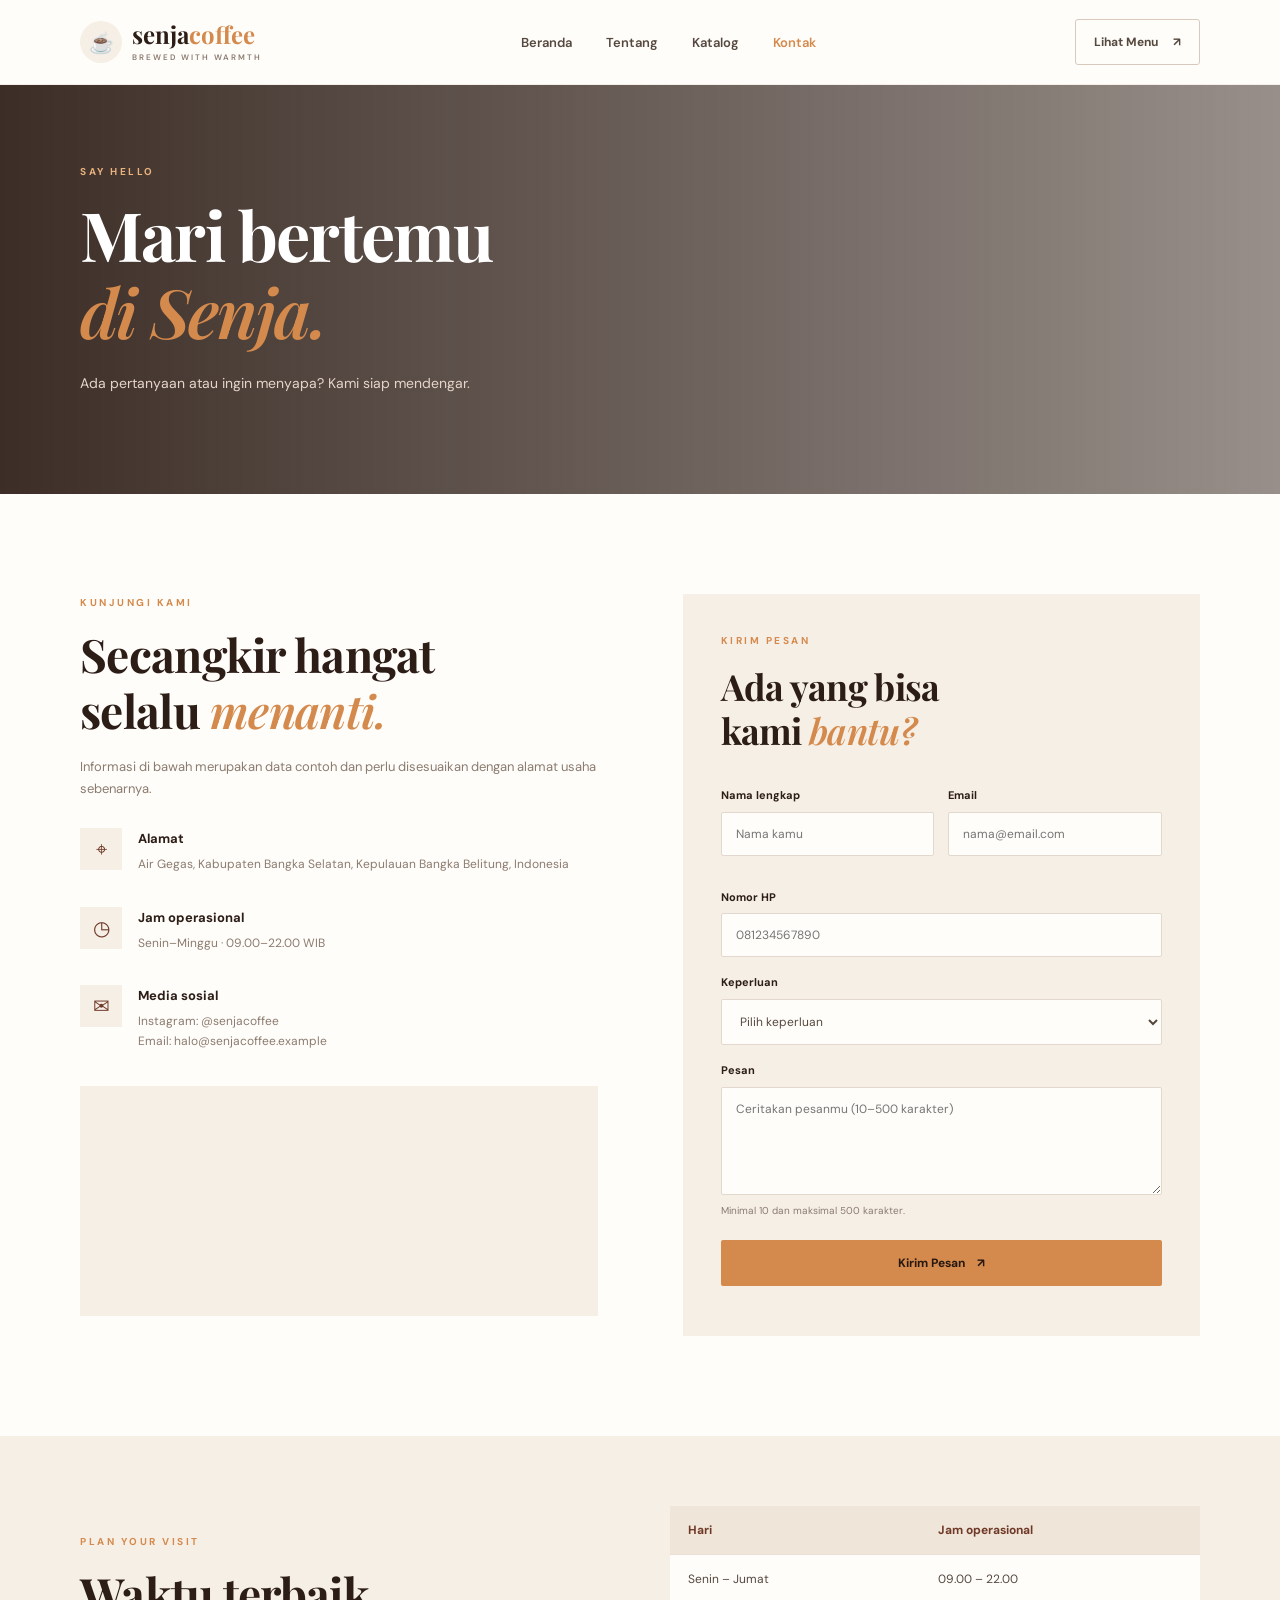
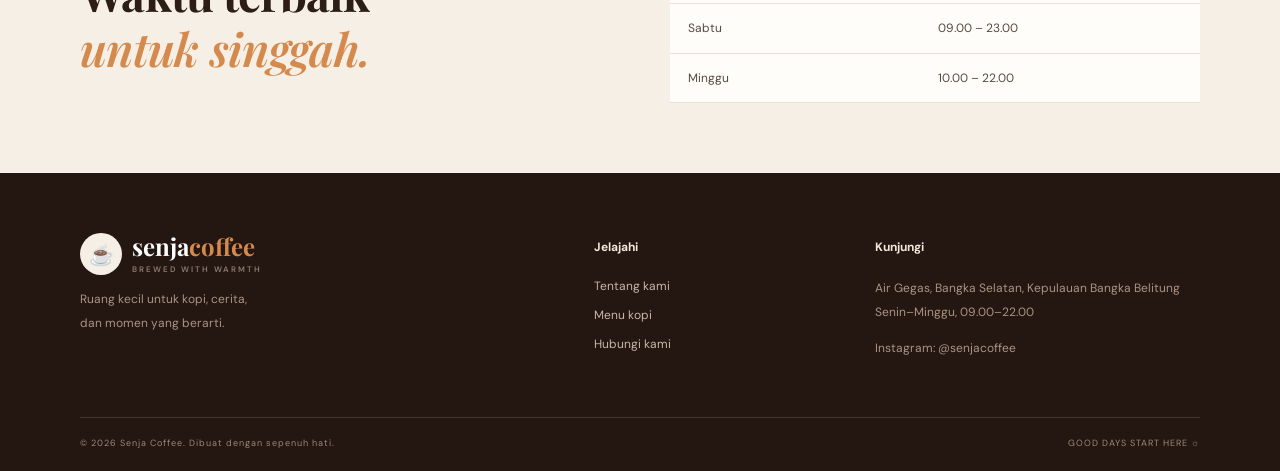
<file: kontak.html>
<!DOCTYPE html>
<html lang="id">
<head>
  <meta charset="UTF-8">
  <meta name="viewport" content="width=device-width, initial-scale=1.0">
  <meta name="description" content="Informasi kontak Senja Coffee.">
  <title>Senja Coffee | Kontak</title>
  <link rel="preconnect" href="https://fonts.googleapis.com">
  <link rel="preconnect" href="https://fonts.gstatic.com" crossorigin>
  <link href="https://fonts.googleapis.com/css2?family=DM+Sans:wght@400;500;600;700&family=Playfair+Display:wght@600;700;800&display=swap" rel="stylesheet">
  <link rel="stylesheet" href="css/style.css">
  <script src="js/script.js" defer></script>
</head>
<body>
<header class="site-header">
    <nav class="navbar container" aria-label="Navigasi utama">
      <a class="brand" href="index.html"><span class="brand-mark">☕</span><span>senja<span class="brand-light">coffee</span><small>BREWED WITH WARMTH</small></span></a>
      <button class="menu-toggle" aria-label="Buka menu navigasi" aria-expanded="false">☰</button>
      <ul class="nav-links">
        <li><a href="index.html">Beranda</a></li>
        <li><a href="tentang.html">Tentang</a></li>
        <li><a href="katalog.html">Katalog</a></li>
        <li><a href="kontak.html" class="active">Kontak</a></li>
      </ul>
      <a class="nav-cta" href="katalog.html">Lihat Menu <span>↗</span></a>
    </nav>
  </header>
<main>

<section class="page-banner compact-banner"><div class="container"><p class="eyebrow light">SAY HELLO</p><h1>Mari bertemu<br><em>di Senja.</em></h1><p>Ada pertanyaan atau ingin menyapa? Kami siap mendengar.</p></div></section>
<section class="section-space"><div class="container contact-grid">
  <div class="contact-details"><p class="eyebrow">KUNJUNGI KAMI</p><h2>Secangkir hangat<br>selalu <em>menanti.</em></h2><p class="muted">Informasi di bawah merupakan data contoh dan perlu disesuaikan dengan alamat usaha sebenarnya.</p>
    <div class="contact-item"><span class="contact-icon">⌖</span><div><h3>Alamat</h3><p>Air Gegas, Kabupaten Bangka Selatan,
Kepulauan Bangka Belitung, Indonesia</p></div></div>
    <div class="contact-item"><span class="contact-icon">◷</span><div><h3>Jam operasional</h3><p>Senin–Minggu · 09.00–22.00 WIB</p></div></div>
    <div class="contact-item"><span class="contact-icon">✉</span><div><h3>Media sosial</h3><p>Instagram: @senjacoffee<br>Email: halo@senjacoffee.example</p></div></div>
    <div class="map-frame"><iframe
  title="Peta lokasi Air Gegas, Bangka Selatan"
  src="https://www.google.com/maps?q=Air+Gegas,+Bangka+Selatan,+Kepulauan+Bangka+Belitung&output=embed"
  width="100%"
  height="100%"
  loading="lazy"
  referrerpolicy="no-referrer-when-downgrade">
</iframe></div>
  </div>
  <div class="contact-form-wrap"><p class="eyebrow">KIRIM PESAN</p><h2>Ada yang bisa<br>kami <em>bantu?</em></h2>
    <form id="contact-form" action="#" method="get">
      <div class="form-row"><div class="form-group"><label for="nama">Nama lengkap</label><input type="text" id="nama" name="nama" placeholder="Nama kamu" required></div><div class="form-group"><label for="email">Email</label><input type="email" id="email" name="email" placeholder="nama@email.com" required></div></div>
      <div class="form-group"><label for="telepon">Nomor HP</label><input type="tel" id="telepon" name="telepon" placeholder="081234567890" pattern="[0-9]{10,13}" title="Masukkan 10 sampai 13 digit angka tanpa spasi." required></div>
      <div class="form-group"><label for="keperluan">Keperluan</label><select id="keperluan" name="keperluan" required><option value="">Pilih keperluan</option><option value="pertanyaan">Pertanyaan umum</option><option value="kerja-sama">Kerja sama</option><option value="saran">Saran dan masukan</option><option value="lainnya">Lainnya</option></select></div>
      <div class="form-group"><label for="pesan">Pesan</label><textarea id="pesan" name="pesan" rows="5" minlength="10" maxlength="500" placeholder="Ceritakan pesanmu (10–500 karakter)" required></textarea><small class="field-hint">Minimal 10 dan maksimal 500 karakter.</small></div>
      <button class="button button-primary submit-button" type="submit">Kirim Pesan <span>↗</span></button>
      <p class="form-feedback" id="form-feedback" aria-live="polite"></p>
    </form>
  </div>
</div></section>
<section class="hours-section"><div class="container hours-inner"><div><p class="eyebrow">PLAN YOUR VISIT</p><h2>Waktu terbaik<br><em>untuk singgah.</em></h2></div>
<table class="hours-table"><thead><tr><th>Hari</th><th>Jam operasional</th></tr></thead><tbody><tr><td>Senin – Jumat</td><td>09.00 – 22.00</td></tr><tr><td>Sabtu</td><td>09.00 – 23.00</td></tr><tr><td>Minggu</td><td>10.00 – 22.00</td></tr></tbody></table></div></section>

</main>
<footer class="site-footer">
  <div class="container footer-main">
    <div><a class="brand footer-brand" href="index.html"><span class="brand-mark">☕</span><span>senja<span class="brand-light">coffee</span><small>BREWED WITH WARMTH</small></span></a><p>Ruang kecil untuk kopi, cerita,<br>dan momen yang berarti.</p></div>
    <div><h3>Jelajahi</h3><a href="tentang.html">Tentang kami</a><a href="katalog.html">Menu kopi</a><a href="kontak.html">Hubungi kami</a></div>
    <div><h3>Kunjungi</h3><p>Air Gegas, Bangka Selatan,
Kepulauan Bangka Belitung<br>Senin–Minggu, 09.00–22.00</p><p>Instagram: @senjacoffee</p></div>
  </div>
  <div class="container footer-bottom"><span>© 2026 Senja Coffee. Dibuat dengan sepenuh hati.</span><span>GOOD DAYS START HERE ☼</span></div>
</footer>
</body>
</html>
</file>
<file: css/style.css>
@import url('https://fonts.googleapis.com/css2?family=DM+Sans:wght@400;500;600;700&family=Playfair+Display:wght@600;700;800&display=swap');
:root{--warna-utama:#6f3927;--warna-gelap:#2d1d17;--warna-aksen:#d58a4d;--warna-krem:#f5efe6;--warna-putih:#fffdf9;--warna-teks:#55483f;--warna-muted:#8b7b70;--font-heading:'Playfair Display',Georgia,serif;--font-body:'DM Sans',Arial,sans-serif;--shadow:0 18px 45px rgba(45,29,23,.10)}
*{box-sizing:border-box}html{scroll-behavior:smooth}body{margin:0;background:var(--warna-putih);color:var(--warna-teks);font-family:var(--font-body);line-height:1.7}img{display:block;max-width:100%}a{color:inherit;text-decoration:none}.container{width:min(1120px,calc(100% - 48px));margin-inline:auto}.site-header{position:sticky;top:0;z-index:20;background:rgba(255,253,249,.96);backdrop-filter:blur(12px);border-bottom:1px solid rgba(111,57,39,.08)}.navbar{min-height:84px;display:flex;align-items:center;justify-content:space-between;gap:28px}.brand{display:flex;align-items:center;gap:10px;color:var(--warna-gelap);font-family:var(--font-heading);font-size:24px;font-weight:700;line-height:1}.brand-mark{display:grid;place-items:center;width:42px;height:42px;border-radius:50%;background:var(--warna-krem);font-size:20px}.brand-light{color:var(--warna-aksen)}.brand small{display:block;margin-top:6px;font:600 8px var(--font-body);letter-spacing:2px;color:var(--warna-muted)}.nav-links{display:flex;align-items:center;gap:34px;list-style:none;margin:0;padding:0}.nav-links a{font-size:13px;font-weight:600;color:var(--warna-teks);transition:color .25s}.nav-links a:hover,.nav-links a.active{color:var(--warna-aksen)}.nav-cta{padding:12px 18px;border:1px solid #d9c9bc;border-radius:3px;font-size:12px;font-weight:700}.nav-cta span,.button span{margin-left:12px}.menu-toggle{display:none;border:0;background:none;font-size:25px;color:var(--warna-gelap);cursor:pointer}.hero{position:relative;min-height:650px;display:flex;align-items:center;overflow:hidden;background:#3c251b url('https://images.unsplash.com/photo-1442512595331-e89e73853f31?auto=format&fit=crop&w=2000&q=90') center 48%/cover no-repeat;color:white}.hero-overlay{position:absolute;inset:0;background:linear-gradient(90deg,rgba(35,21,15,.88),rgba(35,21,15,.55) 48%,rgba(35,21,15,.12))}.hero-content{position:relative;z-index:1;padding-block:100px}.eyebrow{margin:0 0 16px;color:var(--warna-aksen);font-size:10px;font-weight:700;letter-spacing:2.5px}.eyebrow.light{color:#e9b27e}.hero h1,.page-banner h1{font:700 clamp(44px,6vw,76px)/1.13 var(--font-heading);letter-spacing:-1.8px;margin:0 0 22px}.hero h1 em,.page-banner h1 em,h2 em{font-weight:600;color:var(--warna-aksen)}.hero-copy{max-width:480px;color:#e9ded5;font-size:15px}.hero-actions{display:flex;align-items:center;gap:28px;margin-top:34px}.button{display:inline-flex;align-items:center;justify-content:center;padding:15px 22px;border:0;border-radius:2px;font:700 12px var(--font-body);cursor:pointer;transition:transform .25s,background .25s,box-shadow .25s}.button:hover{transform:translateY(-3px);box-shadow:0 10px 24px rgba(45,29,23,.18)}.button-primary{background:var(--warna-aksen);color:#26170f}.button-primary:hover{background:#e3a36a}.text-link{display:inline-flex;gap:12px;align-items:center;color:var(--warna-utama);font-size:12px;font-weight:700}.text-link span{transition:transform .25s}.text-link:hover span{transform:translateX(5px)}.light-link{color:white}.hero-note{display:flex;align-items:center;gap:12px;margin-top:80px;font-size:9px;letter-spacing:2px;color:#e4d4c7}.note-line{width:42px;height:1px;background:var(--warna-aksen)}.hero-stamp{position:absolute;right:7%;bottom:10%;width:105px;height:105px;border:1px solid rgba(255,255,255,.5);border-radius:50%;display:grid;place-content:center;text-align:center;font-size:8px;letter-spacing:2px;line-height:1.8;color:#f4d7bc}.hero-stamp strong{font:700 26px var(--font-heading)}.section-space{padding-block:100px}.intro-grid{display:grid;grid-template-columns:1fr 1fr;gap:90px;align-items:center}h2{margin:0;color:var(--warna-gelap);font:700 clamp(32px,4vw,46px)/1.2 var(--font-heading);letter-spacing:-.7px}.intro-copy p,.story-copy p{font-size:14px;color:var(--warna-muted);line-height:2}.intro-copy .text-link{margin-top:12px}.featured-section{background:var(--warna-krem)}.section-heading{display:flex;justify-content:space-between;align-items:end;gap:30px;margin-bottom:42px}.section-heading .text-link{margin-bottom:8px}.feature-grid{display:grid;grid-template-columns:repeat(3,1fr);gap:26px}.feature-card,.product-card{background:var(--warna-putih);box-shadow:var(--shadow);transition:transform .3s,box-shadow .3s}.feature-card:hover,.product-card:hover{transform:translateY(-7px);box-shadow:0 22px 48px rgba(45,29,23,.16)}.feature-card-offset{transform:translateY(24px)}.feature-card-offset:hover{transform:translateY(17px)}.feature-card img{width:100%;height:230px;object-fit:cover}.feature-info,.product-info{padding:24px}.tag{display:inline-block;color:var(--warna-aksen);font-size:9px;font-weight:700;letter-spacing:1.7px}.feature-info h3,.product-info h3,.value-card h3,.team-card h3{margin:8px 0;color:var(--warna-gelap);font:700 22px var(--font-heading)}.feature-info p,.product-info p{min-height:48px;color:var(--warna-muted);font-size:12px}.feature-info strong,.product-info strong{font-size:13px;color:var(--warna-utama)}.quote-section{background:var(--warna-gelap);color:white;text-align:center;padding:75px 0}.quote-mark{font:70px var(--font-heading);color:var(--warna-aksen);line-height:.7}.quote-inner p{font:600 clamp(25px,4vw,38px)/1.35 var(--font-heading);margin:12px 0 20px}.quote-caption{font-size:9px;letter-spacing:2px;color:#c3a996}.site-footer{background:#241711;color:#c8b7aa;padding:60px 0 20px}.footer-main{display:grid;grid-template-columns:2fr 1fr 1.4fr;gap:50px;padding-bottom:45px}.footer-brand{color:white}.footer-main p{font-size:12px;line-height:2;color:#a99484}.footer-main h3{font-size:12px;color:#f4e8dc;margin:4px 0 18px}.footer-main>div>a:not(.brand){display:block;margin:9px 0;font-size:12px}.footer-bottom{border-top:1px solid rgba(255,255,255,.12);padding-top:18px;display:flex;justify-content:space-between;font-size:9px;letter-spacing:1px;color:#9e8878}
.page-banner{position:relative;padding:100px 0 110px;background:linear-gradient(90deg,rgba(39,23,16,.9),rgba(39,23,16,.48)),url('https://images.unsplash.com/photo-1495474472287-4d71bcdd2085?auto=format&fit=crop&w=1800&q=85') center/cover;color:white}.page-banner h1{font-size:clamp(42px,5.5vw,68px)}.page-banner p:not(.eyebrow){color:#e5d5c9;font-size:14px}.compact-banner{padding:78px 0 85px}.story-grid{display:grid;grid-template-columns:1.05fr 1fr;gap:75px;align-items:center}.story-image img{width:100%;height:480px;object-fit:cover}.story-copy h2{margin-bottom:24px}.story-copy p{margin:0 0 16px}.values-section{background:var(--warna-krem)}.values-grid{display:grid;grid-template-columns:repeat(3,1fr);gap:22px}.value-card{padding:30px;background:var(--warna-putih);border-bottom:3px solid var(--warna-aksen)}.value-card>span{font:700 30px var(--font-heading);color:#d9b99f}.value-card p,.team-card p{font-size:12px;color:var(--warna-muted)}.team-grid{display:grid;grid-template-columns:repeat(3,1fr);gap:25px}.team-card img{width:100%;height:280px;object-fit:cover;filter:saturate(.75)}.team-card h3{font-size:20px;margin-bottom:0}.team-card p{margin-top:4px}.muted{color:var(--warna-muted);font-size:13px}
.catalog-top{display:flex;justify-content:space-between;align-items:end;gap:30px;margin-bottom:40px}.catalog-controls{display:flex;gap:10px}.catalog-controls input,.catalog-controls select,.form-group input,.form-group select,.form-group textarea{font:12px var(--font-body);padding:13px 14px;border:1px solid #e3d8ce;background:white;color:var(--warna-teks);border-radius:2px;outline:none}.catalog-controls input:focus,.catalog-controls select:focus,.form-group input:focus,.form-group select:focus,.form-group textarea:focus{border-color:var(--warna-aksen)}.product-grid{display:grid;grid-template-columns:repeat(4,1fr);gap:22px}.product-card img{width:100%;height:190px;object-fit:cover}.product-info{padding:18px}.product-info h3{font-size:19px}.product-info p{min-height:54px;margin:6px 0 12px}.empty-state{padding:35px;text-align:center;background:var(--warna-krem);color:var(--warna-muted)}.catalog-note{margin-top:28px;font-size:11px;color:var(--warna-muted)}.visually-hidden{position:absolute;width:1px;height:1px;padding:0;margin:-1px;overflow:hidden;clip:rect(0,0,0,0);white-space:nowrap;border:0}
.contact-grid{display:grid;grid-template-columns:1fr 1fr;gap:85px}.contact-details h2,.contact-form-wrap h2{margin-bottom:18px}.contact-item{display:flex;gap:16px;margin:28px 0}.contact-icon{display:grid;place-items:center;flex:0 0 42px;height:42px;background:var(--warna-krem);color:var(--warna-utama);font-size:20px}.contact-item h3{margin:0;color:var(--warna-gelap);font-size:13px}.contact-item p{margin:4px 0;color:var(--warna-muted);font-size:12px}.map-frame{margin-top:30px;height:230px;background:var(--warna-krem)}.map-frame iframe{width:100%;height:100%;border:0}.contact-form-wrap{padding:38px;background:var(--warna-krem)}.contact-form-wrap h2{font-size:36px}.form-row{display:grid;grid-template-columns:1fr 1fr;gap:14px}.form-group{display:flex;flex-direction:column;gap:7px;margin:16px 0}.form-group label{font-size:11px;font-weight:700;color:var(--warna-gelap)}.form-group input,.form-group select,.form-group textarea{width:100%;background:var(--warna-putih)}.form-group textarea{resize:vertical}.field-hint{font-size:10px;color:var(--warna-muted)}.submit-button{width:100%;margin-top:5px}.form-feedback{font-size:12px;color:var(--warna-utama)}.hours-section{background:var(--warna-krem);padding:70px 0}.hours-inner{display:grid;grid-template-columns:1fr 1fr;gap:60px;align-items:center}.hours-table{width:100%;border-collapse:collapse;background:var(--warna-putih);font-size:12px}.hours-table th,.hours-table td{text-align:left;padding:14px 18px;border-bottom:1px solid #eadfd5}.hours-table th{color:var(--warna-utama);background:#f0e5d9}
@keyframes riseIn{from{opacity:0;transform:translateY(18px)}to{opacity:1;transform:translateY(0)}}.hero-content,.page-banner .container{animation:riseIn .8s ease both}
@media(min-width:992px){.container{width:min(1120px,calc(100% - 64px))}.hero{min-height:690px}}
@media(max-width:991px){.nav-links{gap:18px}.nav-cta{display:none}.feature-card img{height:190px}.product-grid{grid-template-columns:repeat(2,1fr)}.story-grid,.contact-grid{gap:40px}.team-card img{height:230px}}
@media(max-width:600px){.container{width:calc(100% - 36px)}.navbar{min-height:72px;flex-wrap:wrap;gap:0;padding:12px 0}.brand{font-size:21px}.brand-mark{width:38px;height:38px}.menu-toggle{display:block;margin-left:auto}.nav-links{display:none;flex-basis:100%;flex-direction:column;align-items:stretch;gap:0;padding:10px 0 5px}.nav-links.open{display:flex}.nav-links li a{display:block;padding:11px 4px;border-top:1px solid #eee4da}.hero{min-height:620px;background-position:58% center}.hero-content{padding-block:80px}.hero h1{font-size:46px}.hero-copy{font-size:13px;max-width:330px}.hero-actions{gap:18px;flex-wrap:wrap}.hero-note{margin-top:65px;font-size:8px}.hero-stamp{width:75px;height:75px;right:6%;bottom:5%;font-size:6px}.hero-stamp strong{font-size:20px}.section-space{padding-block:68px}.intro-grid,.story-grid,.contact-grid,.hours-inner{grid-template-columns:1fr;gap:28px}.intro-grid{gap:12px}.section-heading,.catalog-top{align-items:flex-start;flex-direction:column}.feature-grid,.values-grid,.team-grid{grid-template-columns:1fr}.feature-card-offset,.feature-card-offset:hover{transform:none}.feature-card img{height:230px}.quote-section{padding:60px 0}.footer-main{grid-template-columns:1fr 1fr;gap:28px}.footer-main>div:first-child{grid-column:1/-1}.footer-bottom{flex-direction:column;gap:8px}.page-banner{padding:75px 0}.page-banner h1{font-size:44px}.story-image img{height:330px}.team-card img{height:320px}.product-grid{grid-template-columns:1fr}.product-card img{height:230px}.catalog-controls{width:100%;flex-direction:column}.catalog-controls input,.catalog-controls select{width:100%}.contact-form-wrap{padding:25px 18px}.contact-form-wrap h2{font-size:32px}.form-row{grid-template-columns:1fr;gap:0}.hours-inner{gap:25px}.hours-table th,.hours-table td{padding:12px 10px}}
</file>
